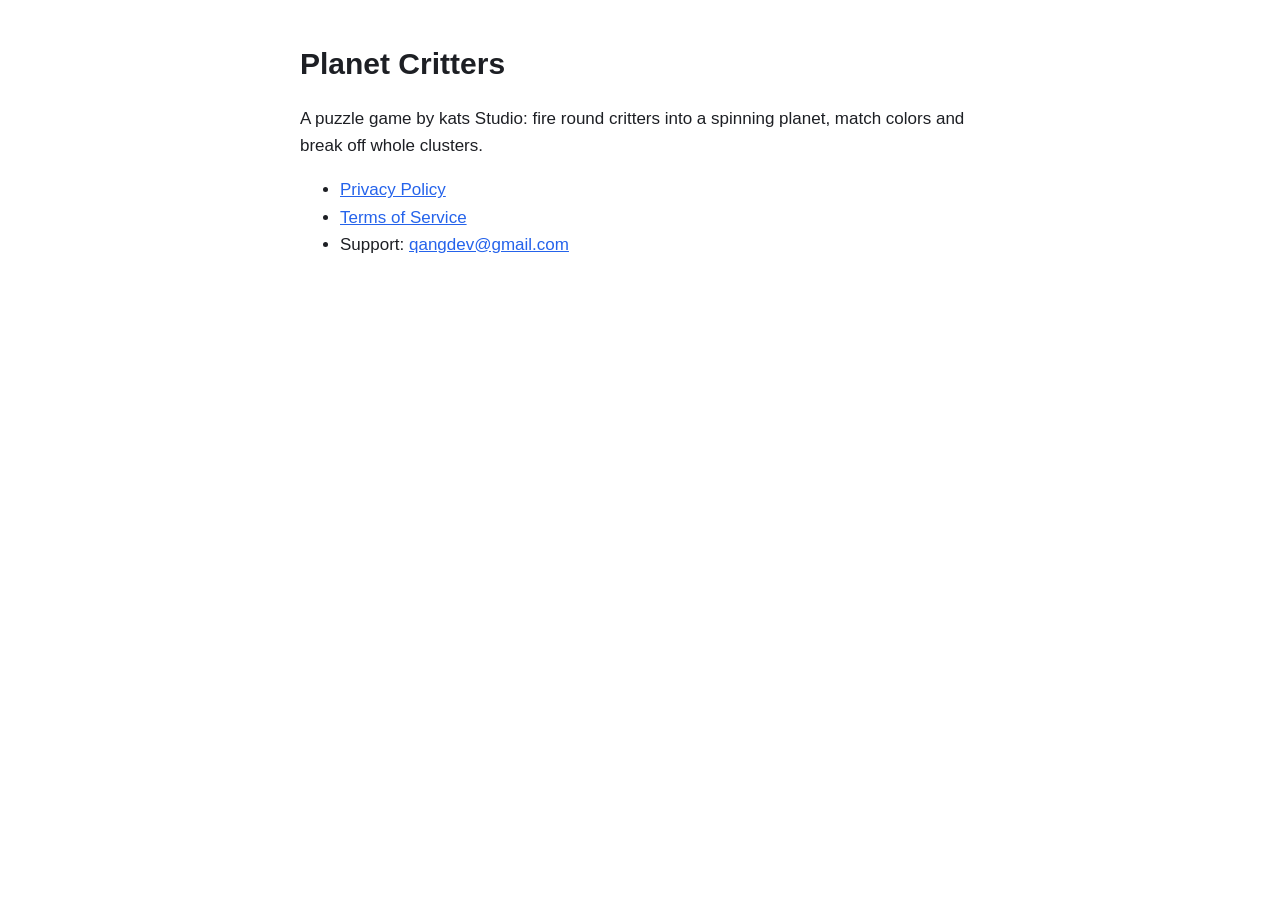
<file: index.html>
<!doctype html>
<html lang="en">
<head>
<meta charset="utf-8">
<meta name="viewport" content="width=device-width, initial-scale=1">
<title>Planet Critters</title>
<link rel="stylesheet" href="style.css">
</head>
<body>
<main>
<h1>Planet Critters</h1>
<p>A puzzle game by kats Studio: fire round critters into a spinning planet, match colors and break off whole clusters.</p>
<ul>
<li><a href="privacy.html">Privacy Policy</a></li>
<li><a href="terms.html">Terms of Service</a></li>
<li>Support: <a href="mailto:qangdev@gmail.com">qangdev@gmail.com</a></li>
</ul>
</main>
</body>
</html>
</file>
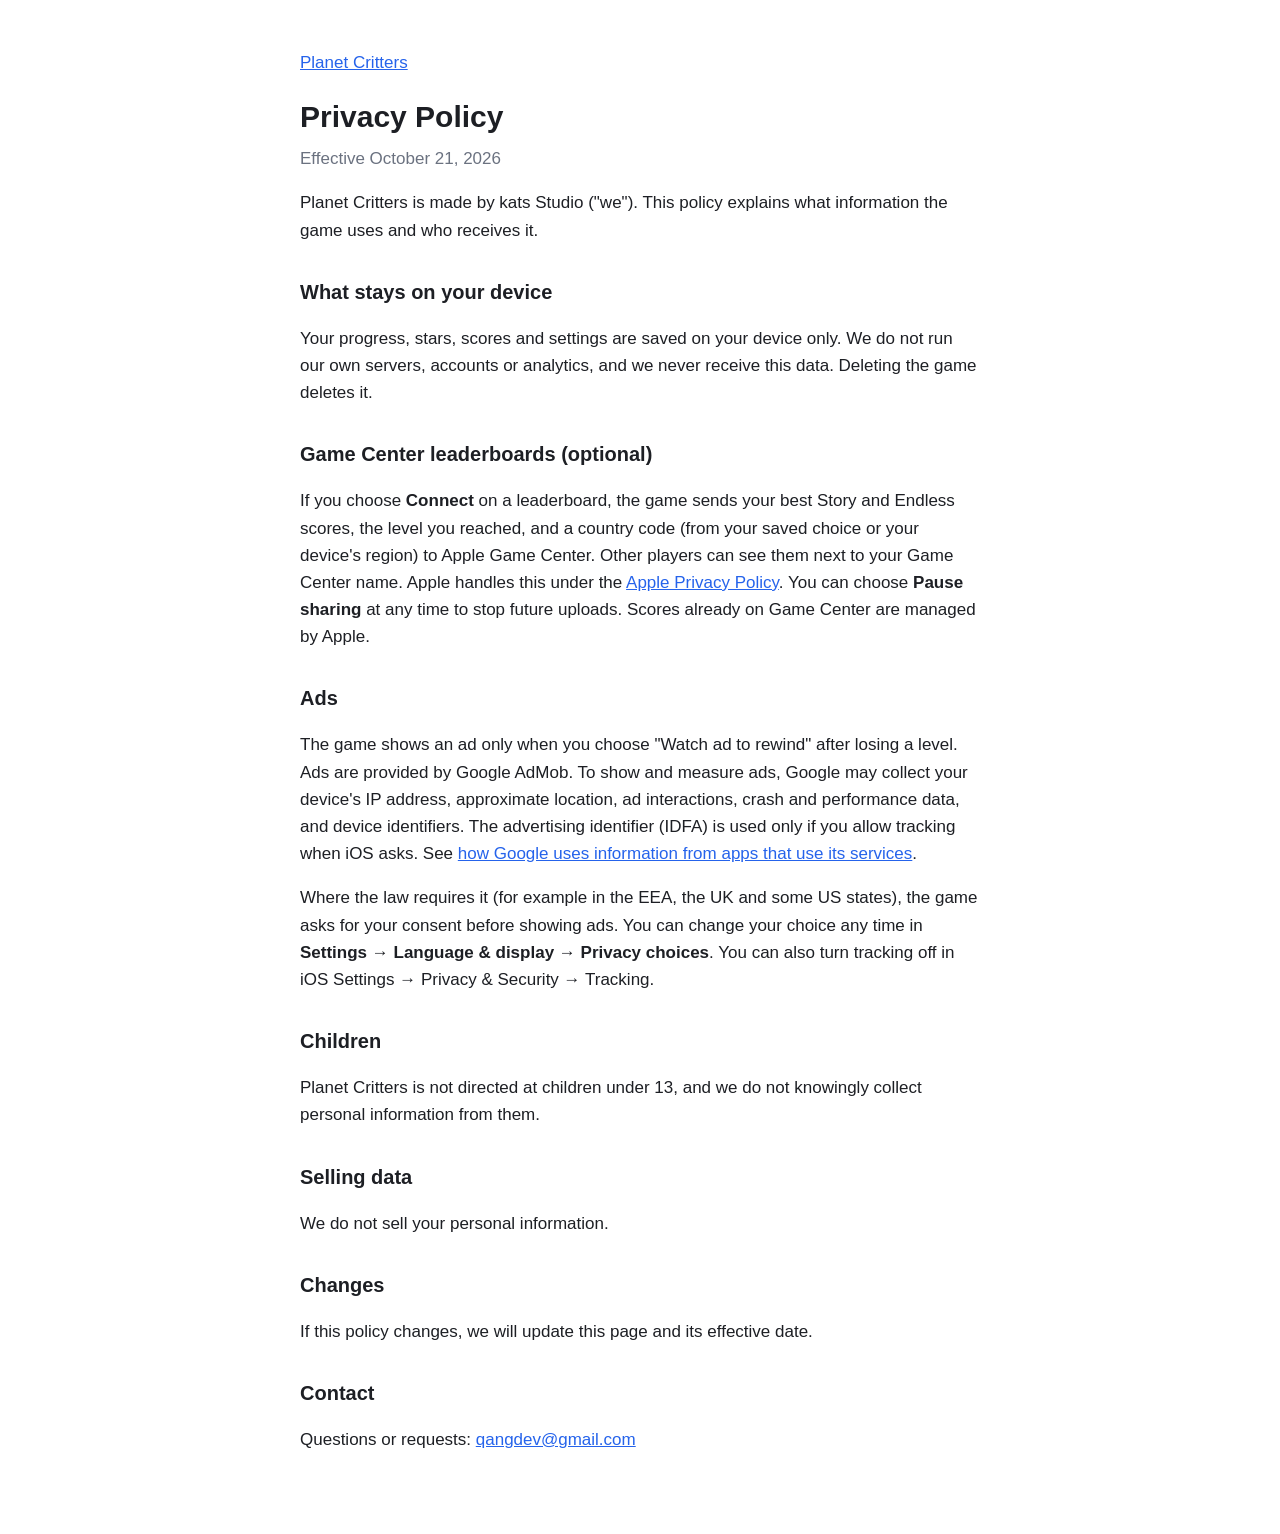
<file: privacy.html>
<!doctype html>
<html lang="en">
<head>
<meta charset="utf-8">
<meta name="viewport" content="width=device-width, initial-scale=1">
<title>Planet Critters · Privacy Policy</title>
<link rel="stylesheet" href="style.css">
</head>
<body>
<main>
<p><a href="./">Planet Critters</a></p>
<h1>Privacy Policy</h1>
<p class="muted">Effective October 21, 2026</p>

<p>Planet Critters is made by kats Studio ("we"). This policy explains what information the game uses and who receives it.</p>

<h2>What stays on your device</h2>
<p>Your progress, stars, scores and settings are saved on your device only. We do not run our own servers, accounts or analytics, and we never receive this data. Deleting the game deletes it.</p>

<h2>Game Center leaderboards (optional)</h2>
<p>If you choose <strong>Connect</strong> on a leaderboard, the game sends your best Story and Endless scores, the level you reached, and a country code (from your saved choice or your device's region) to Apple Game Center. Other players can see them next to your Game Center name. Apple handles this under the <a href="https://www.apple.com/legal/privacy/">Apple Privacy Policy</a>. You can choose <strong>Pause sharing</strong> at any time to stop future uploads. Scores already on Game Center are managed by Apple.</p>

<h2>Ads</h2>
<p>The game shows an ad only when you choose "Watch ad to rewind" after losing a level. Ads are provided by Google AdMob. To show and measure ads, Google may collect your device's IP address, approximate location, ad interactions, crash and performance data, and device identifiers. The advertising identifier (IDFA) is used only if you allow tracking when iOS asks. See <a href="https://policies.google.com/technologies/partner-sites">how Google uses information from apps that use its services</a>.</p>
<p>Where the law requires it (for example in the EEA, the UK and some US states), the game asks for your consent before showing ads. You can change your choice any time in <strong>Settings → Language &amp; display → Privacy choices</strong>. You can also turn tracking off in iOS Settings → Privacy &amp; Security → Tracking.</p>

<h2>Children</h2>
<p>Planet Critters is not directed at children under 13, and we do not knowingly collect personal information from them.</p>

<h2>Selling data</h2>
<p>We do not sell your personal information.</p>

<h2>Changes</h2>
<p>If this policy changes, we will update this page and its effective date.</p>

<h2>Contact</h2>
<p>Questions or requests: <a href="mailto:qangdev@gmail.com">qangdev@gmail.com</a></p>
</main>
</body>
</html>
</file>
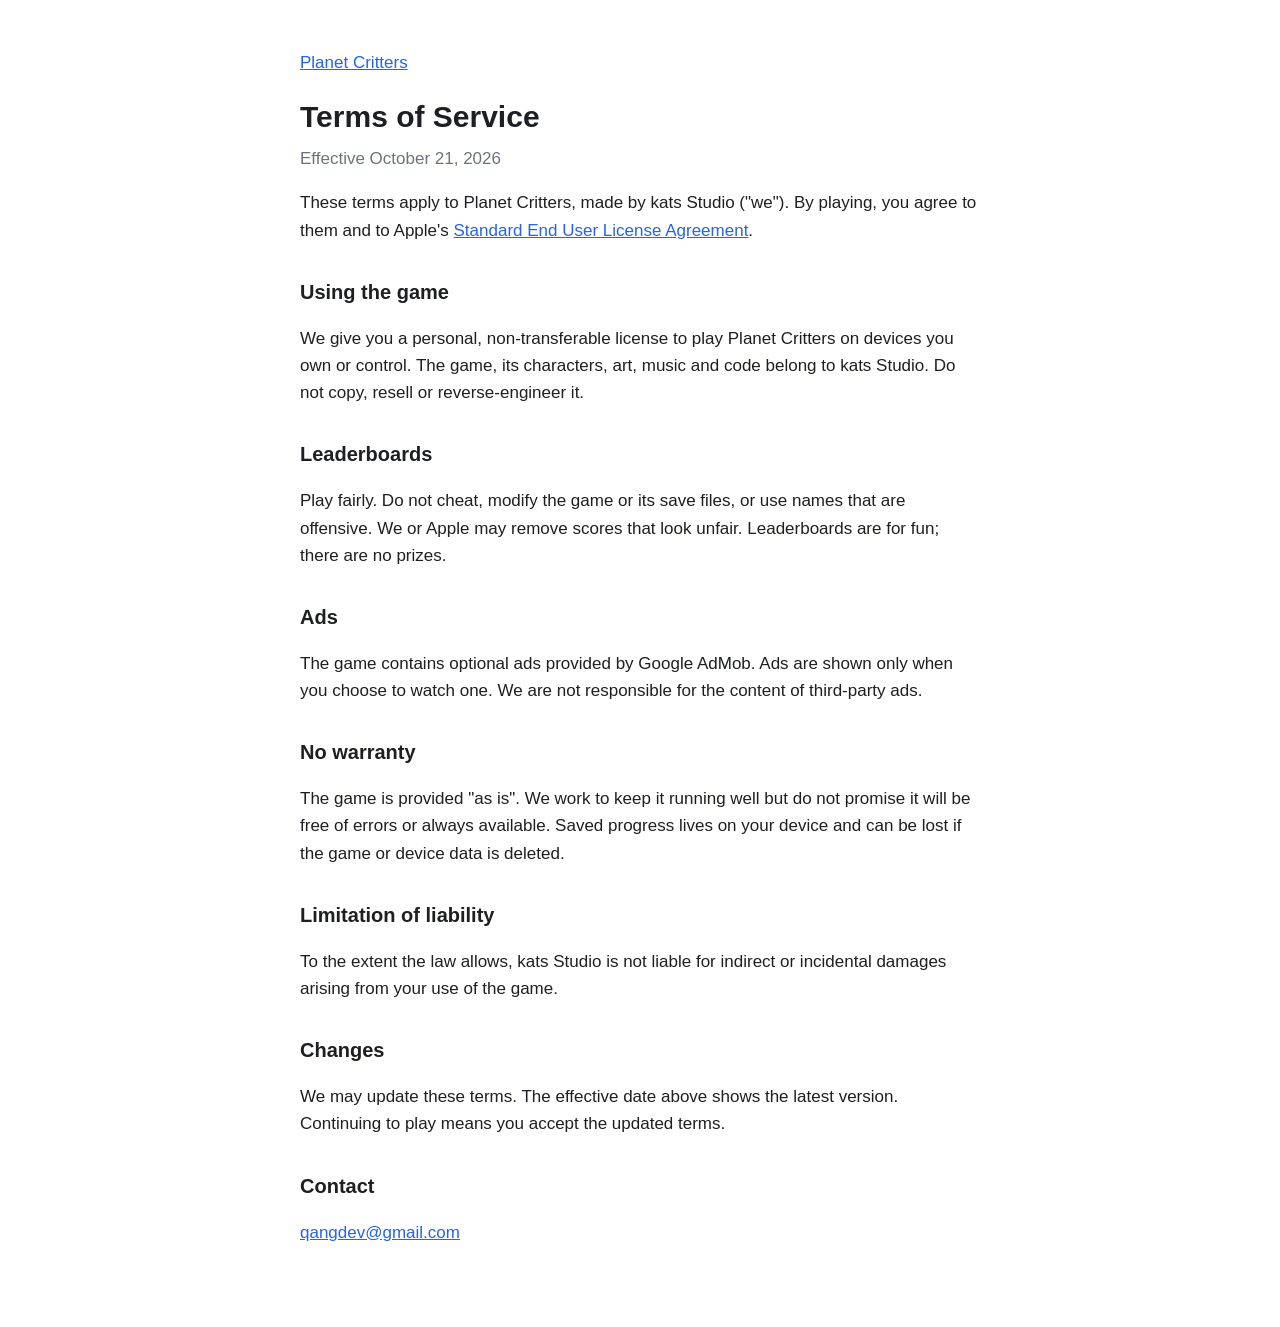
<file: terms.html>
<!doctype html>
<html lang="en">
<head>
<meta charset="utf-8">
<meta name="viewport" content="width=device-width, initial-scale=1">
<title>Planet Critters · Terms of Service</title>
<link rel="stylesheet" href="style.css">
</head>
<body>
<main>
<p><a href="./">Planet Critters</a></p>
<h1>Terms of Service</h1>
<p class="muted">Effective October 21, 2026</p>

<p>These terms apply to Planet Critters, made by kats Studio ("we"). By playing, you agree to them and to Apple's <a href="https://www.apple.com/legal/internet-services/itunes/dev/stdeula/">Standard End User License Agreement</a>.</p>

<h2>Using the game</h2>
<p>We give you a personal, non-transferable license to play Planet Critters on devices you own or control. The game, its characters, art, music and code belong to kats Studio. Do not copy, resell or reverse-engineer it.</p>

<h2>Leaderboards</h2>
<p>Play fairly. Do not cheat, modify the game or its save files, or use names that are offensive. We or Apple may remove scores that look unfair. Leaderboards are for fun; there are no prizes.</p>

<h2>Ads</h2>
<p>The game contains optional ads provided by Google AdMob. Ads are shown only when you choose to watch one. We are not responsible for the content of third-party ads.</p>

<h2>No warranty</h2>
<p>The game is provided "as is". We work to keep it running well but do not promise it will be free of errors or always available. Saved progress lives on your device and can be lost if the game or device data is deleted.</p>

<h2>Limitation of liability</h2>
<p>To the extent the law allows, kats Studio is not liable for indirect or incidental damages arising from your use of the game.</p>

<h2>Changes</h2>
<p>We may update these terms. The effective date above shows the latest version. Continuing to play means you accept the updated terms.</p>

<h2>Contact</h2>
<p><a href="mailto:qangdev@gmail.com">qangdev@gmail.com</a></p>
</main>
</body>
</html>
</file>
<file: style.css>
:root { color-scheme: light dark; --bg: #ffffff; --fg: #1d1f24; --muted: #6b7280; --link: #2563eb; }
@media (prefers-color-scheme: dark) { :root { --bg: #101126; --fg: #e8e9f0; --muted: #9ca3af; --link: #efcb7b; } }
body { margin: 0; background: var(--bg); color: var(--fg); font: 17px/1.6 -apple-system, BlinkMacSystemFont, "Segoe UI", sans-serif; }
main { max-width: 680px; margin: 0 auto; padding: 32px 16px 64px; }
h1 { font-size: 30px; margin: 8px 0 4px; }
h2 { font-size: 20px; margin-top: 32px; }
a { color: var(--link); }
.muted { color: var(--muted); margin-top: 0; }
</file>
